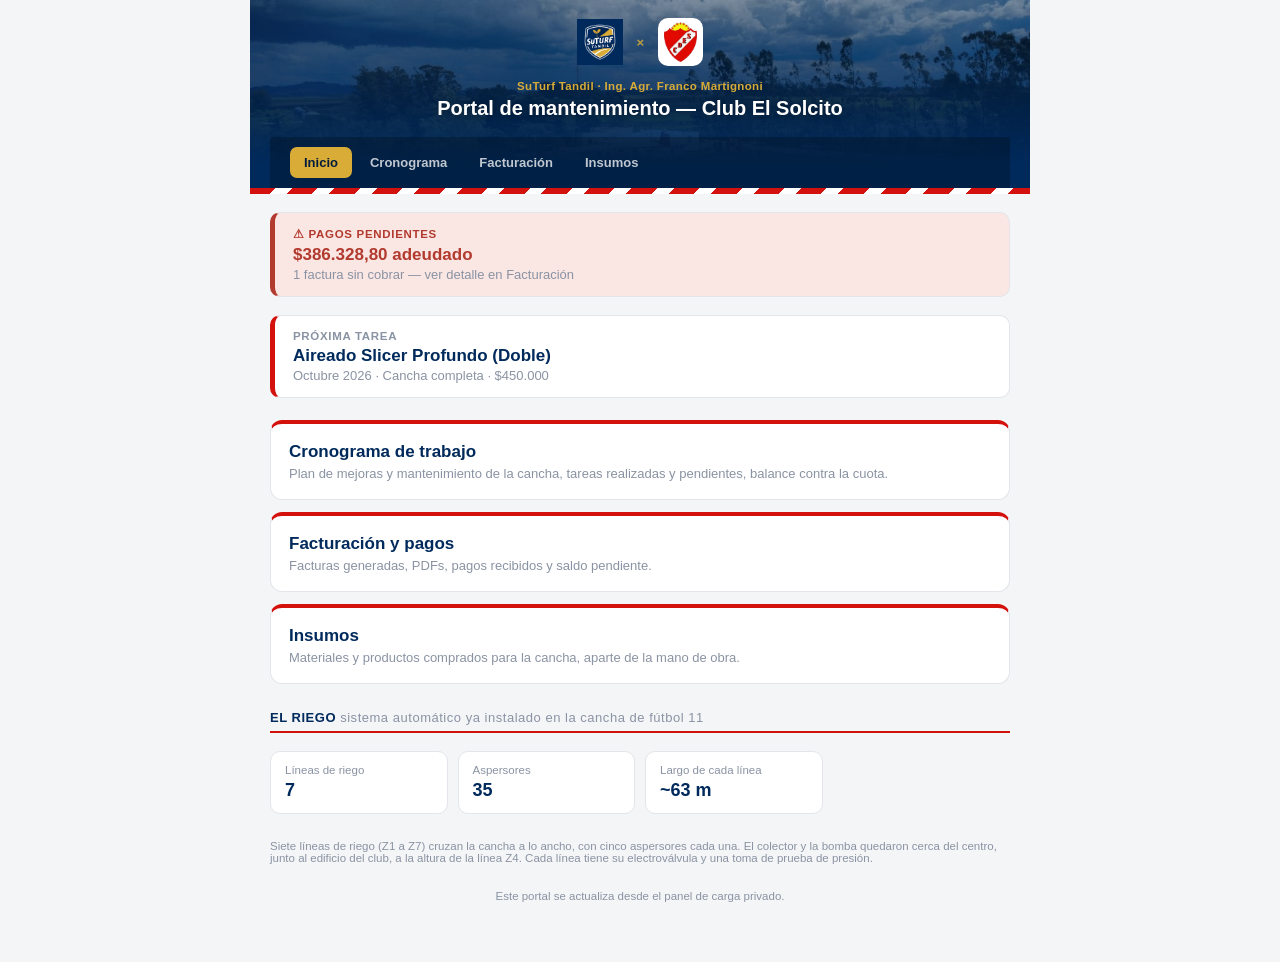
<file: index.html>
<!DOCTYPE html>
<html lang="es">
<head>
<meta charset="UTF-8">
<meta name="viewport" content="width=device-width, initial-scale=1.0">
<title>Portal SuTurf — Club El Solcito</title>
<link rel="stylesheet" href="css/style.css">
</head>
<body>
<div class="wrap">
  <header class="site hero-bg">
    <div class="brand-row">
      <img src="assets/logo-suturf.png" alt="SuTurf Tandil">
      <span class="x">×</span>
      <div class="logo-chip"><img src="assets/logo-solcito.png" alt="Club El Solcito"></div>
    </div>
    <div class="header-titles">
      <div class="eyebrow">SuTurf Tandil · Ing. Agr. Franco Martignoni</div>
      <h1>Portal de mantenimiento — Club El Solcito</h1>
    </div>
    <nav class="site">
      <a href="index.html" class="active">Inicio</a>
      <a href="cronograma.html">Cronograma</a>
      <a href="facturas.html">Facturación</a>
      <a href="insumos.html">Insumos</a>
    </nav>
  </header>
  <div class="club-stripe"></div>
  <div id="debt-banner"></div>
  <div id="next-banner"></div>
  <div class="home-cards">
    <a class="home-card" href="cronograma.html">
      <h2>Cronograma de trabajo</h2>
      <p>Plan de mejoras y mantenimiento de la cancha, tareas realizadas y pendientes, balance contra la cuota.</p>
    </a>
    <a class="home-card" href="facturas.html">
      <h2>Facturación y pagos</h2>
      <p>Facturas generadas, PDFs, pagos recibidos y saldo pendiente.</p>
    </a>
    <a class="home-card" href="insumos.html">
      <h2>Insumos</h2>
      <p>Materiales y productos comprados para la cancha, aparte de la mano de obra.</p>
    </a>
  </div>
  <div class="section-title">El riego <span>sistema automático ya instalado en la cancha de fútbol 11</span></div>
  <div class="cards">
    <div class="card"><div class="label">Líneas de riego</div><div class="value">7</div></div>
    <div class="card"><div class="label">Aspersores</div><div class="value">35</div></div>
    <div class="card"><div class="label">Largo de cada línea</div><div class="value">~63 m</div></div>
  </div>
  <div class="footer-note" style="text-align:left;">Siete líneas de riego (Z1 a Z7) cruzan la cancha a lo ancho, con cinco aspersores cada una. El colector y la bomba quedaron cerca del centro, junto al edificio del club, a la altura de la línea Z4. Cada línea tiene su electroválvula y una toma de prueba de presión.</div>
  <div class="footer-note">Este portal se actualiza desde el panel de carga privado.</div>
</div>
<script src="js/app.js"></script>
<script>
(async function () {
  try {
    const plan = await cargarJSON("data/plan.json");
    const facturas = await cargarJSON("data/facturas.json");

    const totalFacturado = facturas.reduce((s, f) => s + Number(f.monto || 0), 0);
    const totalCobrado = facturas.reduce((s, f) => s + Number(f.montoPagado || 0), 0);
    const saldo = totalFacturado - totalCobrado;
    const pendientes = facturas.filter(f => f.estado !== "pagada").length;

    if (saldo > 0) {
      document.getElementById("debt-banner").innerHTML = `
        <div class="next-banner" style="border-left-color:var(--rojo-alerta); background:var(--rojo-alerta-bg);">
          <div class="label" style="color:var(--rojo-alerta);">⚠ Pagos pendientes</div>
          <div class="tarea" style="color:var(--rojo-alerta);">${fmt(saldo)} adeudado</div>
          <div class="meta">${pendientes} factura${pendientes === 1 ? "" : "s"} sin cobrar — ver detalle en Facturación</div>
        </div>`;
    }

    const proxima = (plan.tareas || []).find(t => t.estado !== "realizado");
    if (proxima) {
      document.getElementById("next-banner").innerHTML = `
        <div class="next-banner">
          <div class="label">Próxima tarea</div>
          <div class="tarea">${proxima.tarea}</div>
          <div class="meta">${proxima.mes} ${proxima.anio} · ${proxima.zona}${proxima.valor ? " · " + fmt(proxima.valor) : ""}</div>
        </div>`;
    }
  } catch (e) {
    console.error(e);
  }
})();
</script>
</body>
</html>
</file>
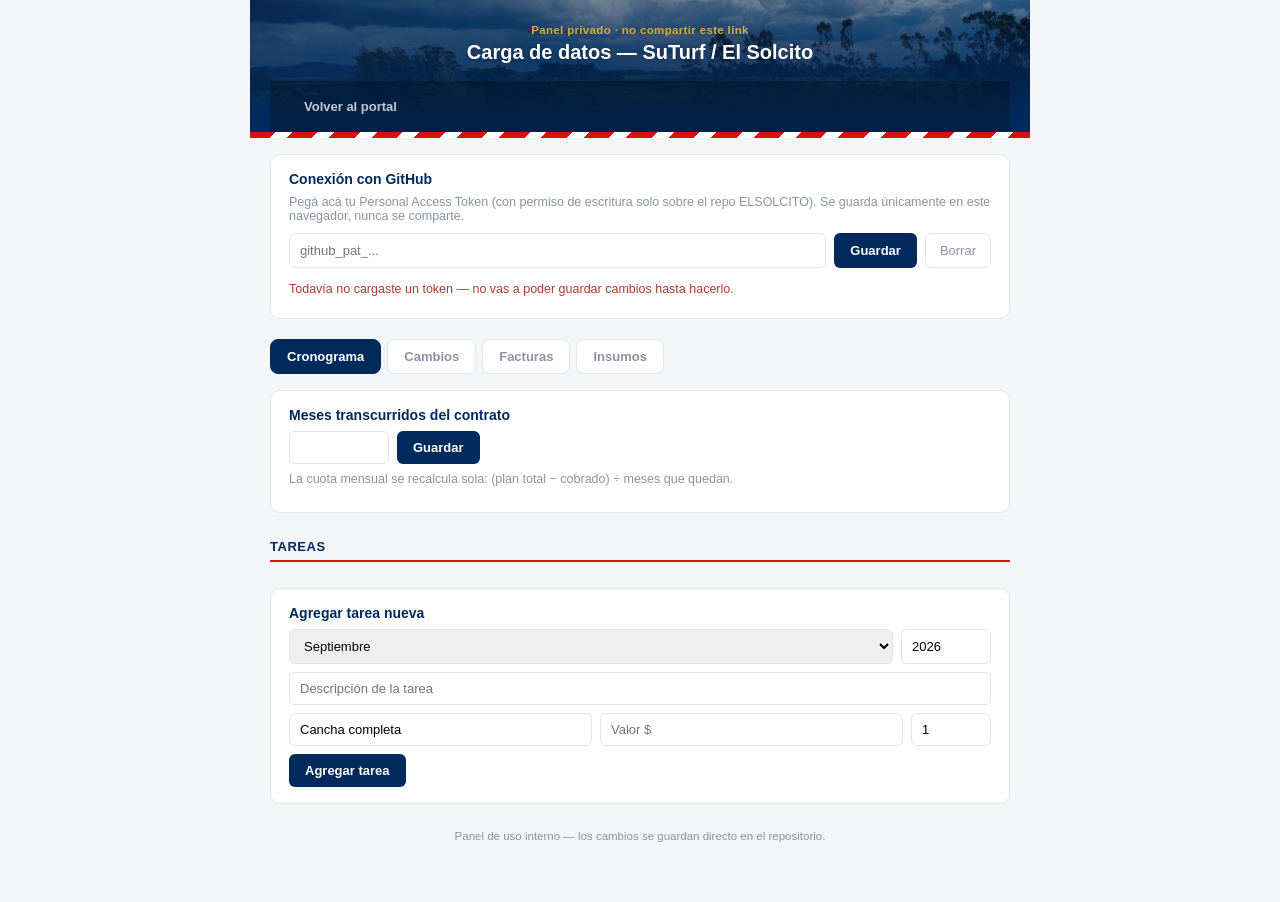
<file: admin.html>
<!DOCTYPE html>
<html lang="es">
<head>
<meta charset="UTF-8">
<meta name="viewport" content="width=device-width, initial-scale=1.0">
<title>Panel de carga — Portal SuTurf</title>
<link rel="stylesheet" href="css/style.css">
</head>
<body>
<div class="wrap">
  <header class="site hero-bg">
    <div class="header-titles" style="padding-top:6px;">
      <div class="eyebrow">Panel privado · no compartir este link</div>
      <h1>Carga de datos — SuTurf / El Solcito</h1>
    </div>
    <nav class="site">
      <a href="index.html">Volver al portal</a>
    </nav>
  </header>
  <div class="club-stripe"></div>

  <div class="admin-card" id="token-card">
    <h2>Conexión con GitHub</h2>
    <p class="admin-hint">Pegá acá tu Personal Access Token (con permiso de escritura solo sobre el repo ELSOLCITO). Se guarda únicamente en este navegador, nunca se comparte.</p>
    <div class="admin-row">
      <input type="password" id="token-input" placeholder="github_pat_..." autocomplete="off">
      <button class="btn-primary" id="save-token">Guardar</button>
      <button class="btn-ghost" id="clear-token">Borrar</button>
    </div>
    <div id="token-status" class="admin-status"></div>
  </div>

  <div class="admin-tabs">
    <button class="admin-tab active" data-tab="cronograma">Cronograma</button>
    <button class="admin-tab" data-tab="cambios">Cambios</button>
    <button class="admin-tab" data-tab="facturas">Facturas</button>
    <button class="admin-tab" data-tab="insumos">Insumos</button>
  </div>

  <div id="tab-cronograma" class="admin-panel">
    <div class="admin-card">
      <h2>Meses transcurridos del contrato</h2>
      <div class="admin-row">
        <input type="number" id="meses-input" min="1" max="12" style="max-width:100px">
        <button class="btn-primary" id="guardar-meses">Guardar</button>
      </div>
      <p class="admin-hint" style="margin-top:8px;">La cuota mensual se recalcula sola: (plan total − cobrado) ÷ meses que quedan.</p>
    </div>

    <div class="section-title">Tareas</div>
    <div id="tareas-list" class="admin-list"></div>

    <div class="admin-card">
      <h2>Agregar tarea nueva</h2>
      <div class="admin-row">
        <select id="t-mes">
          <option>Septiembre</option><option>Octubre</option><option>Noviembre</option><option>Diciembre</option><option>Enero</option><option>Febrero</option><option>Marzo</option><option>Abril</option><option>Mayo</option><option>Junio</option><option>Julio</option><option>Agosto</option>
        </select>
        <input type="number" id="t-anio" placeholder="Año" value="2026" style="max-width:90px">
      </div>
      <input id="t-tarea" placeholder="Descripción de la tarea">
      <div class="admin-row">
        <input id="t-zona" placeholder="Zona" value="Cancha completa">
        <input type="number" id="t-valor" placeholder="Valor $">
        <input type="number" id="t-interv" placeholder="Interv." value="1" style="max-width:80px">
      </div>
      <button class="btn-primary" id="add-tarea">Agregar tarea</button>
    </div>
  </div>

  <div id="tab-cambios" class="admin-panel" style="display:none">
    <div class="section-title">Cambios registrados</div>
    <div id="cambios-list" class="admin-list"></div>

    <div class="admin-card">
      <h2>Agregar cambio nuevo</h2>
      <div class="admin-row">
        <input type="month" id="c-fecha">
        <select id="c-tipo">
          <option value="adelanto">Adelanto</option>
          <option value="agregado">Tarea agregada</option>
          <option value="modificacion">Modificación</option>
        </select>
      </div>
      <input id="c-titulo" placeholder="Título corto (ej: Arenada adelantada a septiembre)">
      <textarea id="c-detalle" placeholder="Explicación para el presidente: qué cambió y por qué" rows="3" style="width:100%;border:1px solid var(--line);border-radius:6px;padding:8px 10px;font-size:13px;font-family:inherit;margin-bottom:8px;"></textarea>
      <input type="number" id="c-impacto" placeholder="Impacto en $ (opcional)">
      <button class="btn-primary" id="add-cambio">Agregar cambio</button>
    </div>
  </div>

  <div id="tab-facturas" class="admin-panel" style="display:none">
    <div class="section-title">Facturas cargadas</div>
    <div id="facturas-list" class="admin-list"></div>

    <div class="admin-card">
      <h2>Agregar factura nueva</h2>
      <div class="admin-row">
        <input id="f-numero" placeholder="N° factura">
        <input type="date" id="f-fecha">
      </div>
      <input id="f-concepto" placeholder="Concepto (ej: Cuota septiembre 2026)">
      <div class="admin-row">
        <input type="number" id="f-monto" placeholder="Monto $">
      </div>
      <input id="f-pdf" placeholder="Link de Drive al PDF (opcional, se puede sumar después)">
      <button class="btn-primary" id="add-factura">Agregar factura</button>
    </div>
  </div>

  <div id="tab-insumos" class="admin-panel" style="display:none">
    <div class="section-title">Insumos cargados</div>
    <div id="insumos-list" class="admin-list"></div>

    <div class="admin-card">
      <h2>Agregar insumo nuevo</h2>
      <div class="admin-row">
        <input type="date" id="i-fecha">
        <input type="number" id="i-valor" placeholder="Valor $">
      </div>
      <input id="i-producto" placeholder="Producto (ej: Fertilizante NPK)">
      <div class="admin-row">
        <input id="i-cantidad" placeholder="Cantidad (ej: 2 bolsas 25kg)">
        <input id="i-tarea" placeholder="Tarea relacionada (opcional)">
      </div>
      <input id="i-notas" placeholder="Notas (opcional)">
      <button class="btn-primary" id="add-insumo">Agregar insumo</button>
    </div>
  </div>

  <div class="footer-note">Panel de uso interno — los cambios se guardan directo en el repositorio.</div>
</div>

<script src="js/app.js"></script>
<script>
const OWNER = "Francomarti";
const REPO = "ELSOLCITO";
const BRANCH = "main";

function getToken() { return localStorage.getItem("gye_admin_token") || ""; }

function b64EncodeUnicode(str) {
  return btoa(encodeURIComponent(str).replace(/%([0-9A-F]{2})/g, (m, p1) => String.fromCharCode("0x" + p1)));
}
function b64DecodeUnicode(str) {
  return decodeURIComponent(atob(str).split("").map(c => "%" + ("00" + c.charCodeAt(0).toString(16)).slice(-2)).join(""));
}

async function ghGetFile(path) {
  const res = await fetch(`https://api.github.com/repos/${OWNER}/${REPO}/contents/${path}?ref=${BRANCH}`, {
    headers: { Authorization: `token ${getToken()}` }
  });
  if (!res.ok) throw new Error(`No se pudo leer ${path} (HTTP ${res.status})`);
  const data = await res.json();
  return { sha: data.sha, json: JSON.parse(b64DecodeUnicode(data.content)) };
}

async function ghPutFile(path, obj, sha, message) {
  const content = b64EncodeUnicode(JSON.stringify(obj, null, 2));
  const res = await fetch(`https://api.github.com/repos/${OWNER}/${REPO}/contents/${path}`, {
    method: "PUT",
    headers: { Authorization: `token ${getToken()}`, "Content-Type": "application/json" },
    body: JSON.stringify({ message, content, sha, branch: BRANCH })
  });
  if (!res.ok) {
    const err = await res.json().catch(() => ({}));
    throw new Error(err.message || `Error al guardar ${path} (HTTP ${res.status})`);
  }
  return res.json();
}

// ---------- Token UI ----------
const tokenInput = document.getElementById("token-input");
const tokenStatus = document.getElementById("token-status");

function refreshTokenStatus() {
  if (getToken()) {
    tokenStatus.textContent = "Token guardado en este navegador ✓";
    tokenStatus.className = "admin-status ok";
    tokenInput.value = "••••••••••••";
    cargarTodo();
  } else {
    tokenStatus.textContent = "Todavía no cargaste un token — no vas a poder guardar cambios hasta hacerlo.";
    tokenStatus.className = "admin-status warn";
  }
}

document.getElementById("save-token").onclick = () => {
  const v = tokenInput.value.trim();
  if (v && !v.startsWith("•")) {
    localStorage.setItem("gye_admin_token", v);
    refreshTokenStatus();
  }
};
document.getElementById("clear-token").onclick = () => {
  localStorage.removeItem("gye_admin_token");
  tokenInput.value = "";
  refreshTokenStatus();
};

// ---------- Tabs ----------
document.querySelectorAll(".admin-tab").forEach(btn => {
  btn.onclick = () => {
    document.querySelectorAll(".admin-tab").forEach(b => b.classList.remove("active"));
    btn.classList.add("active");
    document.querySelectorAll(".admin-panel").forEach(p => p.style.display = "none");
    document.getElementById("tab-" + btn.dataset.tab).style.display = "block";
  };
});

// ---------- Cronograma ----------
let planCache = null;
const MES_ORDEN = { "Junio":1, "Julio":2, "Agosto":3, "Septiembre":4, "Octubre":5, "Noviembre":6, "Diciembre":7, "Enero":8, "Febrero":9, "Marzo":10, "Marzo/Abril":10.5, "Abril":11, "Mayo":12 };

async function cargarPlan() {
  const list = document.getElementById("tareas-list");
  list.innerHTML = "Cargando...";
  try {
    const { sha, json } = await ghGetFile("data/plan.json");
    planCache = { sha, json };
    document.getElementById("meses-input").value = json.meta.mesesTranscurridos;
    renderTareas();
    renderCambios();
  } catch (e) {
    list.innerHTML = `<div class="admin-error">${e.message}</div>`;
  }
}

function renderTareas() {
  const list = document.getElementById("tareas-list");
  const ordenadas = planCache.json.tareas.slice().sort((a, b) => {
    if (a.anio !== b.anio) return a.anio - b.anio;
    return (MES_ORDEN[a.mes] || 99) - (MES_ORDEN[b.mes] || 99);
  });
  list.innerHTML = ordenadas.map(t => `
    <div class="admin-item">
      <button class="check ${t.estado === "realizado" ? "done" : ""}" data-id="${t.id}">${t.estado === "realizado" ? "✓" : ""}</button>
      <div class="admin-item-body">
        <div class="admin-item-title">${t.tarea}</div>
        <div class="admin-item-meta">${t.mes} ${t.anio} · ${fmt(t.valor)}</div>
      </div>
      <button class="btn-ghost btn-del" data-del="${t.id}">Eliminar</button>
    </div>`).join("");

  list.querySelectorAll(".check").forEach(btn => {
    btn.onclick = async () => {
      const id = Number(btn.dataset.id);
      const t = planCache.json.tareas.find(x => x.id === id);
      t.estado = t.estado === "realizado" ? "planificado" : "realizado";
      await guardarPlan("Actualiza estado de tarea");
    };
  });
  list.querySelectorAll("[data-del]").forEach(btn => {
    btn.onclick = async () => {
      if (!confirm("¿Eliminar esta tarea del cronograma?")) return;
      const id = Number(btn.dataset.del);
      planCache.json.tareas = planCache.json.tareas.filter(x => x.id !== id);
      await guardarPlan("Elimina tarea");
    };
  });
}

function recalcularCuota() {
  const total = planCache.json.tareas.reduce((s, t) => s + Number(t.valor || 0), 0);
  const cobrado = (facturasCache && facturasCache.json)
    ? facturasCache.json.reduce((s, f) => s + Number(f.montoPagado || 0), 0)
    : 0;
  const mesesTranscurridos = planCache.json.meta.mesesTranscurridos || 0;
  const mesesRestantes = Math.max(1, 12 - mesesTranscurridos);
  const saldo = total - cobrado;
  if (total <= 0) { planCache.json.meta.cuotaFija = 0; return; }
  planCache.json.meta.cuotaFija = Math.round(saldo / mesesRestantes);
}

async function guardarPlan(message) {
  try {
    recalcularCuota();
    const result = await ghPutFile("data/plan.json", planCache.json, planCache.sha, message);
    planCache.sha = result.content.sha;
    document.getElementById("meses-input").value = planCache.json.meta.mesesTranscurridos;
    renderTareas();
  } catch (e) {
    alert("Error al guardar: " + e.message);
  }
}

document.getElementById("guardar-meses").onclick = async () => {
  if (!planCache) return;
  planCache.json.meta.mesesTranscurridos = Number(document.getElementById("meses-input").value) || 1;
  await guardarPlan("Actualiza meses transcurridos");
};

document.getElementById("add-tarea").onclick = async () => {
  if (!planCache) return;
  const tarea = document.getElementById("t-tarea").value.trim();
  if (!tarea) { alert("Escribí una descripción de la tarea"); return; }
  const nextId = Math.max(0, ...planCache.json.tareas.map(t => t.id)) + 1;
  planCache.json.tareas.push({
    id: nextId,
    mes: document.getElementById("t-mes").value,
    anio: Number(document.getElementById("t-anio").value) || 2026,
    tarea,
    zona: document.getElementById("t-zona").value.trim() || "Cancha completa",
    valor: Number(document.getElementById("t-valor").value) || 0,
    intervenciones: Number(document.getElementById("t-interv").value) || 1,
    estado: "planificado",
    notas: ""
  });
  await guardarPlan("Agrega tarea nueva");
  document.getElementById("t-tarea").value = "";
  document.getElementById("t-valor").value = "";
};

// ---------- Cambios ----------
function renderCambios() {
  const list = document.getElementById("cambios-list");
  const cambios = planCache.json.cambios || [];
  if (cambios.length === 0) {
    list.innerHTML = `<div class="admin-hint">Todavía no hay cambios registrados.</div>`;
    return;
  }
  list.innerHTML = cambios.map(c => `
    <div class="admin-item">
      <div class="admin-item-body">
        <div class="admin-item-title">${c.titulo}</div>
        <div class="admin-item-meta">${c.fecha} · ${c.tipo}${c.impacto ? " · " + fmt(c.impacto) : ""}</div>
      </div>
      <button class="btn-ghost btn-del" data-delc="${c.id}">Eliminar</button>
    </div>`).join("");

  list.querySelectorAll("[data-delc]").forEach(btn => {
    btn.onclick = async () => {
      if (!confirm("¿Eliminar este cambio del registro?")) return;
      const id = Number(btn.dataset.delc);
      planCache.json.cambios = (planCache.json.cambios || []).filter(x => x.id !== id);
      await guardarPlan("Elimina cambio del registro");
      renderCambios();
    };
  });
}

document.getElementById("add-cambio").onclick = async () => {
  if (!planCache) return;
  const titulo = document.getElementById("c-titulo").value.trim();
  const detalle = document.getElementById("c-detalle").value.trim();
  if (!titulo || !detalle) { alert("Completá al menos el título y la explicación"); return; }
  if (!planCache.json.cambios) planCache.json.cambios = [];
  const nextId = Math.max(0, ...planCache.json.cambios.map(c => c.id)) + 1;
  planCache.json.cambios.push({
    id: nextId,
    fecha: document.getElementById("c-fecha").value || new Date().toISOString().slice(0, 7),
    titulo,
    detalle,
    impacto: Number(document.getElementById("c-impacto").value) || 0,
    tipo: document.getElementById("c-tipo").value
  });
  await guardarPlan("Agrega cambio al registro");
  renderCambios();
  document.getElementById("c-titulo").value = "";
  document.getElementById("c-detalle").value = "";
  document.getElementById("c-impacto").value = "";
};

// ---------- Facturas ----------
let facturasCache = null;

async function cargarFacturas() {
  const list = document.getElementById("facturas-list");
  list.innerHTML = "Cargando...";
  try {
    const { sha, json } = await ghGetFile("data/facturas.json");
    facturasCache = { sha, json };
    renderFacturas();
  } catch (e) {
    list.innerHTML = `<div class="admin-error">${e.message}</div>`;
  }
}

function renderFacturas() {
  const list = document.getElementById("facturas-list");
  list.innerHTML = facturasCache.json.map(f => `
    <div class="admin-card">
      <div class="admin-item-title">#${f.numero} · ${f.concepto} · ${fmt(f.monto)}</div>
      <div class="admin-row">
        <select data-field="estado" data-id="${f.id}">
          <option value="pendiente" ${f.estado === "pendiente" ? "selected" : ""}>Pendiente</option>
          <option value="parcial" ${f.estado === "parcial" ? "selected" : ""}>Pago parcial</option>
          <option value="pagada" ${f.estado === "pagada" ? "selected" : ""}>Pagada</option>
        </select>
        <input type="number" data-field="montoPagado" data-id="${f.id}" value="${f.montoPagado || 0}" placeholder="Monto pagado">
      </div>
      <div class="admin-row">
        <input type="date" data-field="fechaPago" data-id="${f.id}" value="${f.fechaPago || ""}">
        <input data-field="medioPago" data-id="${f.id}" value="${f.medioPago || ""}" placeholder="Medio de pago">
      </div>
      <input data-field="pdf" data-id="${f.id}" value="${f.pdf || ""}" placeholder="Link de Drive al PDF">
      <div class="admin-row">
        <button class="btn-primary" data-save="${f.id}">Guardar cambios</button>
        <button class="btn-ghost" data-del="${f.id}">Eliminar factura</button>
      </div>
    </div>`).join("");

  list.querySelectorAll("[data-save]").forEach(btn => {
    btn.onclick = async () => {
      const id = Number(btn.dataset.save);
      const f = facturasCache.json.find(x => x.id === id);
      list.querySelectorAll(`[data-id="${id}"]`).forEach(input => {
        const field = input.dataset.field;
        f[field] = field === "montoPagado" ? (Number(input.value) || 0) : (input.value || null);
      });
      await guardarFacturas("Actualiza factura #" + f.numero);
    };
  });
  list.querySelectorAll("[data-del]").forEach(btn => {
    btn.onclick = async () => {
      if (!confirm("¿Eliminar esta factura?")) return;
      const id = Number(btn.dataset.del);
      facturasCache.json = facturasCache.json.filter(x => x.id !== id);
      await guardarFacturas("Elimina factura");
    };
  });
}

async function guardarFacturas(message) {
  try {
    const result = await ghPutFile("data/facturas.json", facturasCache.json, facturasCache.sha, message);
    facturasCache.sha = result.content.sha;
    renderFacturas();
    if (planCache) await guardarPlan("Recalcula cuota tras actualizar facturas");
  } catch (e) {
    alert("Error al guardar: " + e.message);
  }
}

document.getElementById("add-factura").onclick = async () => {
  if (!facturasCache) return;
  const numero = document.getElementById("f-numero").value.trim();
  const concepto = document.getElementById("f-concepto").value.trim();
  if (!numero || !concepto) { alert("Completá al menos número y concepto"); return; }
  const nextId = Math.max(0, ...facturasCache.json.map(f => f.id)) + 1;
  facturasCache.json.push({
    id: nextId,
    numero,
    fecha: document.getElementById("f-fecha").value || new Date().toISOString().slice(0, 10),
    concepto,
    monto: Number(document.getElementById("f-monto").value) || 0,
    estado: "pendiente",
    montoPagado: 0,
    fechaPago: null,
    medioPago: null,
    pdf: document.getElementById("f-pdf").value.trim() || null
  });
  await guardarFacturas("Agrega factura nueva");
  ["f-numero", "f-concepto", "f-monto", "f-pdf"].forEach(id => document.getElementById(id).value = "");
};

function cargarTodo() {
  cargarPlan();
  cargarFacturas();
  cargarInsumos();
}

// ---------- Insumos ----------
let insumosCache = null;

async function cargarInsumos() {
  const list = document.getElementById("insumos-list");
  list.innerHTML = "Cargando...";
  try {
    const { sha, json } = await ghGetFile("data/insumos.json");
    insumosCache = { sha, json };
    renderInsumos();
  } catch (e) {
    list.innerHTML = `<div class="admin-error">${e.message}</div>`;
  }
}

function renderInsumos() {
  const list = document.getElementById("insumos-list");
  if (insumosCache.json.length === 0) {
    list.innerHTML = `<div class="admin-hint">Todavía no hay insumos cargados.</div>`;
    return;
  }
  list.innerHTML = insumosCache.json.map(i => `
    <div class="admin-item">
      <div class="admin-item-body">
        <div class="admin-item-title">${i.producto} — ${fmt(i.valor)}</div>
        <div class="admin-item-meta">${i.fecha}${i.tareaRelacionada ? " · " + i.tareaRelacionada : ""}</div>
      </div>
      <button class="btn-ghost btn-del" data-deli="${i.id}">Eliminar</button>
    </div>`).join("");

  list.querySelectorAll("[data-deli]").forEach(btn => {
    btn.onclick = async () => {
      if (!confirm("¿Eliminar este insumo?")) return;
      const id = Number(btn.dataset.deli);
      insumosCache.json = insumosCache.json.filter(x => x.id !== id);
      await guardarInsumos("Elimina insumo");
    };
  });
}

async function guardarInsumos(message) {
  try {
    const result = await ghPutFile("data/insumos.json", insumosCache.json, insumosCache.sha, message);
    insumosCache.sha = result.content.sha;
    renderInsumos();
  } catch (e) {
    alert("Error al guardar: " + e.message);
  }
}

document.getElementById("add-insumo").onclick = async () => {
  if (!insumosCache) return;
  const producto = document.getElementById("i-producto").value.trim();
  if (!producto) { alert("Escribí el nombre del producto"); return; }
  const nextId = Math.max(0, ...insumosCache.json.map(i => i.id)) + 1;
  insumosCache.json.push({
    id: nextId,
    fecha: document.getElementById("i-fecha").value || new Date().toISOString().slice(0, 10),
    producto,
    cantidad: document.getElementById("i-cantidad").value.trim(),
    valor: Number(document.getElementById("i-valor").value) || 0,
    tareaRelacionada: document.getElementById("i-tarea").value.trim(),
    notas: document.getElementById("i-notas").value.trim()
  });
  await guardarInsumos("Agrega insumo nuevo");
  ["i-producto", "i-cantidad", "i-valor", "i-tarea", "i-notas"].forEach(id => document.getElementById(id).value = "");
};

refreshTokenStatus();
</script>
</body>
</html>
</file>
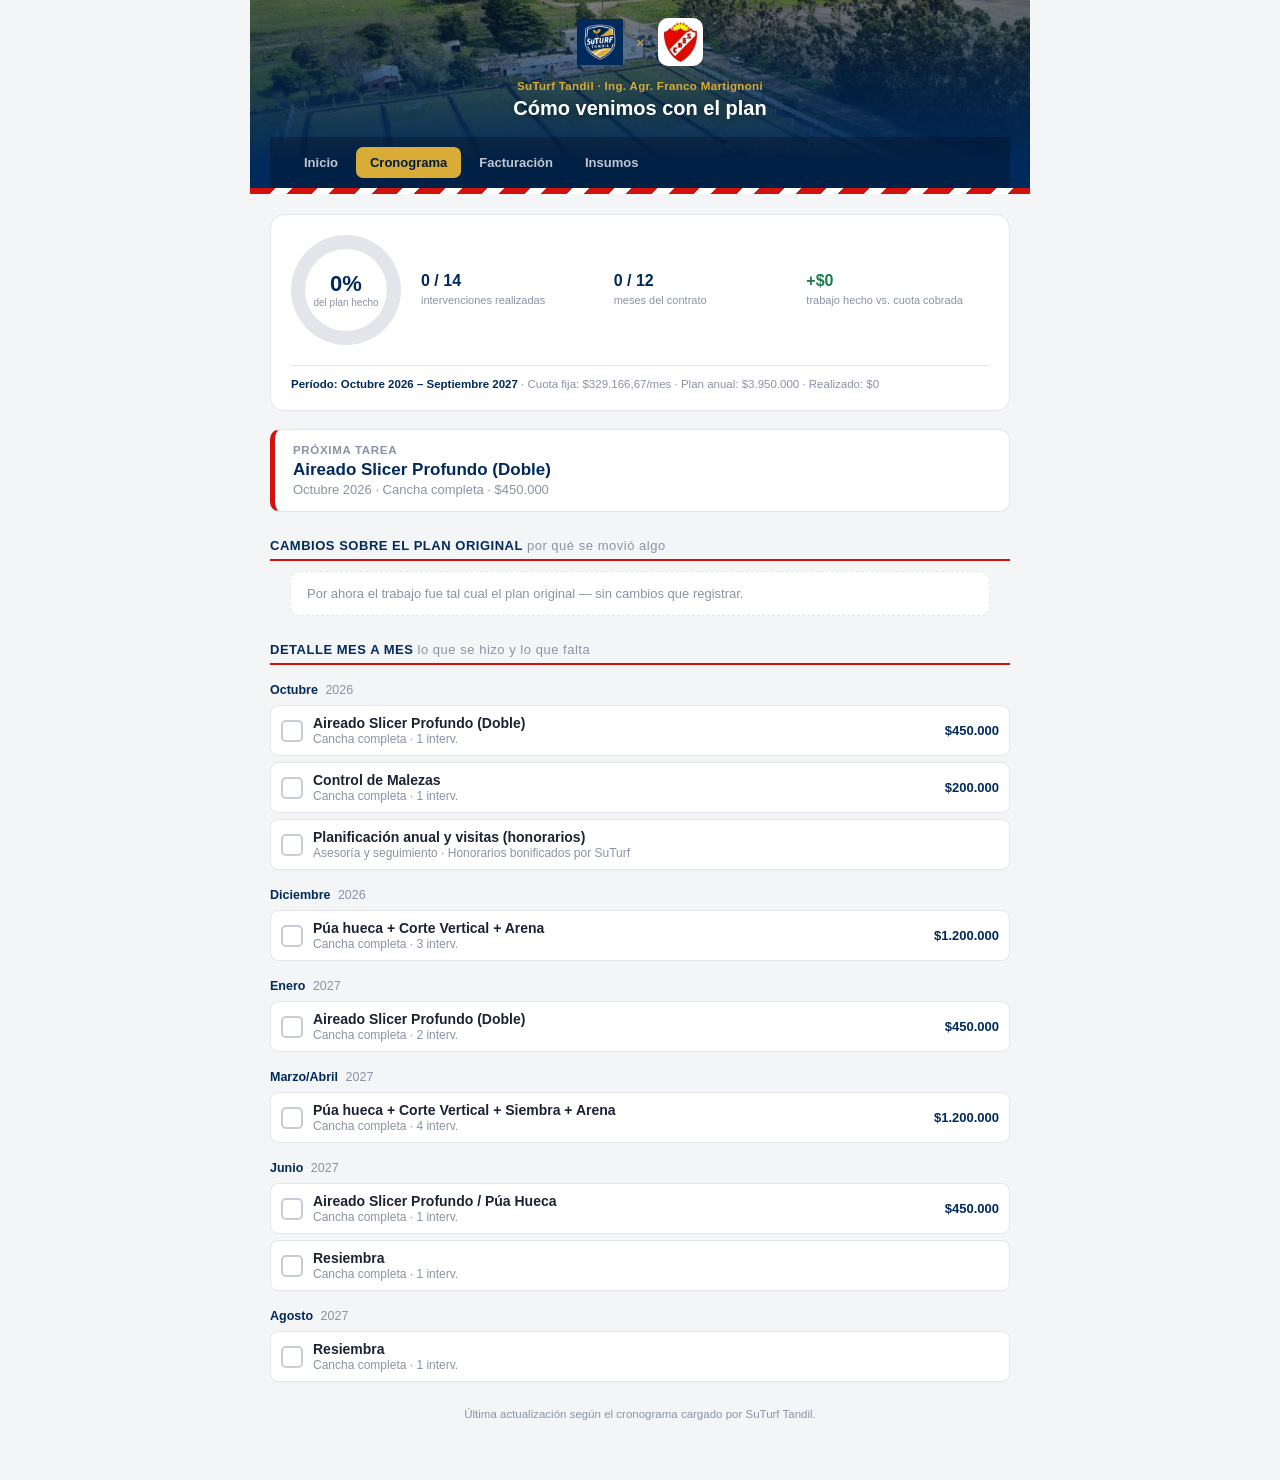
<file: cronograma.html>
<!DOCTYPE html>
<html lang="es">
<head>
<meta charset="UTF-8">
<meta name="viewport" content="width=device-width, initial-scale=1.0">
<title>Cronograma — Portal SuTurf</title>
<link rel="stylesheet" href="css/style.css">
</head>
<body>
<div class="wrap">
  <header class="site hero-bg alt">
    <div class="brand-row">
      <img src="assets/logo-suturf.png" alt="SuTurf Tandil">
      <span class="x">×</span>
      <div class="logo-chip"><img src="assets/logo-solcito.png" alt="Club El Solcito"></div>
    </div>
    <div class="header-titles">
      <div class="eyebrow">SuTurf Tandil · Ing. Agr. Franco Martignoni</div>
      <h1>Cómo venimos con el plan</h1>
    </div>
    <nav class="site">
      <a href="index.html">Inicio</a>
      <a href="cronograma.html" class="active">Cronograma</a>
      <a href="facturas.html">Facturación</a>
      <a href="insumos.html">Insumos</a>
    </nav>
  </header>
  <div class="club-stripe"></div>

  <div class="hero-progress" id="hero"></div>

  <div id="next-banner"></div>

  <div class="section-title">Cambios sobre el plan original <span>por qué se movió algo</span></div>
  <div id="cambios-list" class="timeline"></div>

  <div class="section-title">Detalle mes a mes <span>lo que se hizo y lo que falta</span></div>
  <div id="lista"></div>

  <div class="footer-note">Última actualización según el cronograma cargado por SuTurf Tandil.</div>
</div>

<script src="js/app.js"></script>
<script>
(async function () {
  const plan = await cargarJSON("data/plan.json");
  const meta = plan.meta || { cuotaFija: 0, mesesTranscurridos: 1 };
  const tareas = plan.tareas || [];
  const cambios = plan.cambios || [];

  // ---- Hero de progreso ----
  const totalInterv = tareas.reduce((s, t) => s + Number(t.intervenciones || 0), 0);
  const hechasInterv = tareas.filter(t => t.estado === "realizado").reduce((s, t) => s + Number(t.intervenciones || 0), 0);
  const pct = totalInterv ? Math.round((hechasInterv / totalInterv) * 100) : 0;

  const totalPlan = tareas.reduce((s, t) => s + Number(t.valor || 0), 0);
  const totalRealizado = tareas.filter(t => t.estado === "realizado").reduce((s, t) => s + Number(t.valor || 0), 0);
  const cuotaEsperada = (meta.cuotaFija || 0) * (meta.mesesTranscurridos || 0);
  const diferencia = totalRealizado - cuotaEsperada;

  document.getElementById("hero").innerHTML = `
    <div class="progress-ring" style="--pct:${pct}">
      <div class="progress-ring-inner">
        <span>${pct}%</span>
        <small>del plan hecho</small>
      </div>
    </div>
    <div class="hero-stats">
      <div class="hero-stat">
        <strong>${hechasInterv} / ${totalInterv}</strong>
        <span>intervenciones realizadas</span>
      </div>
      <div class="hero-stat">
        <strong>${meta.mesesTranscurridos || 0} / 12</strong>
        <span>meses del contrato</span>
      </div>
      <div class="hero-stat ${diferencia >= 0 ? "pos" : "neg"}">
        <strong>${diferencia >= 0 ? "+" : ""}${fmt(diferencia)}</strong>
        <span>trabajo hecho vs. cuota cobrada</span>
      </div>
    </div>
    <div class="hero-footline"><strong style="color:#002A5C;">Período: ${meta.periodo || "a definir"}</strong> · Cuota fija: ${fmt(meta.cuotaFija)}/mes · Plan anual: ${fmt(totalPlan)} · Realizado: ${fmt(totalRealizado)}</div>
  `;

  // ---- Próxima tarea ----
  const proxima = tareas.find(t => t.estado !== "realizado");
  if (proxima) {
    document.getElementById("next-banner").innerHTML = `
      <div class="next-banner">
        <div class="label">Próxima tarea</div>
        <div class="tarea">${proxima.tarea}</div>
        <div class="meta">${proxima.mes} ${proxima.anio} · ${proxima.zona}${proxima.valor ? " · " + fmt(proxima.valor) : ""}</div>
      </div>`;
  }

  // ---- Cambios sobre el plan ----
  const cambiosList = document.getElementById("cambios-list");
  if (!cambios || cambios.length === 0) {
    cambiosList.innerHTML = `<div class="timeline-empty">Por ahora el trabajo fue tal cual el plan original — sin cambios que registrar.</div>`;
  } else {
    const tipoLabel = { adelanto: "Adelanto", agregado: "Tarea agregada", modificacion: "Modificación" };
    cambiosList.innerHTML = cambios.map(c => `
      <div class="timeline-item">
        <div class="timeline-dot"></div>
        <div class="timeline-body">
          <div class="timeline-top">
            <span class="timeline-tipo">${tipoLabel[c.tipo] || "Cambio"}</span>
            <span class="timeline-fecha">${c.fecha}</span>
          </div>
          <div class="timeline-titulo">${c.titulo}</div>
          <div class="timeline-detalle">${c.detalle}</div>
          ${c.impacto ? `<div class="timeline-impacto">Impacto: ${fmt(c.impacto)}</div>` : ""}
        </div>
      </div>`).join("");
  }

  // ---- Detalle mes a mes ----
  if (tareas.length === 0) {
    document.getElementById("lista").innerHTML = `<div class="timeline-empty" style="margin:0 20px;">Todavía no hay tareas cargadas. Se cargan desde el panel de administración.</div>`;
  } else {
    const grupos = [];
    tareas.forEach(t => {
      const key = t.mes + "-" + t.anio;
      let g = grupos.find(x => x.key === key);
      if (!g) { g = { key, mes: t.mes, anio: t.anio, items: [] }; grupos.push(g); }
      g.items.push(t);
    });

    document.getElementById("lista").innerHTML = grupos.map(g => `
      <div class="mini-section-title">${g.mes} <span>${g.anio}</span></div>
      <div class="list">
        ${g.items.map(t => `
          <div class="item ${t.estado === "realizado" ? "done" : ""}">
            <div class="check">${t.estado === "realizado" ? "✓" : ""}</div>
            <div class="item-body">
              <div class="tarea">${t.tarea}</div>
              <div class="meta">${t.zona}${t.intervenciones ? " · " + t.intervenciones + " interv." : ""}${t.notas ? " · " + t.notas : ""}</div>
            </div>
            ${t.valor ? `<div class="valor">${fmt(t.valor)}</div>` : ""}
          </div>`).join("")}
      </div>`).join("");
  }
})();
</script>
</body>
</html>
</file>
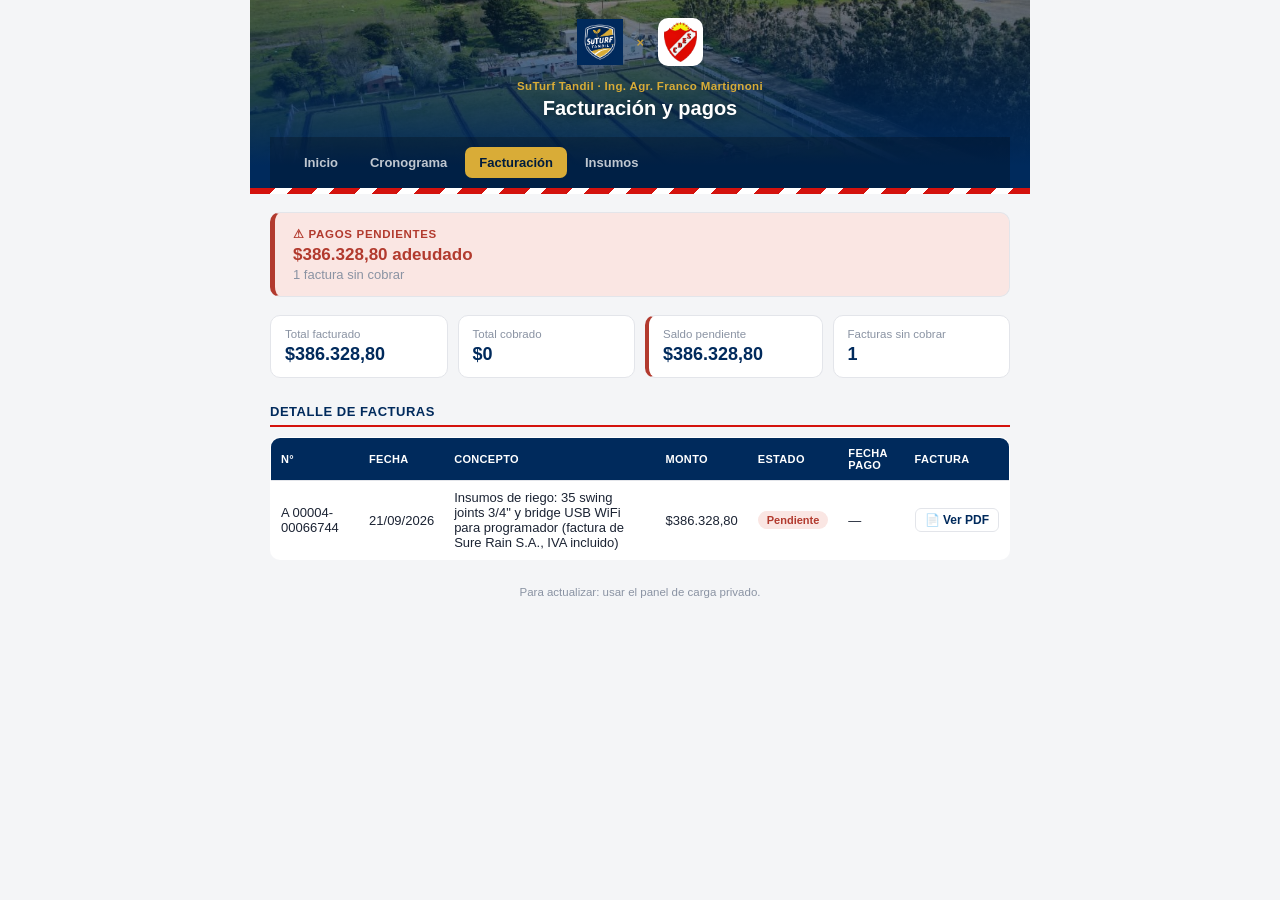
<file: facturas.html>
<!DOCTYPE html>
<html lang="es">
<head>
<meta charset="UTF-8">
<meta name="viewport" content="width=device-width, initial-scale=1.0">
<title>Facturación — Portal SuTurf</title>
<link rel="stylesheet" href="css/style.css">
</head>
<body>
<div class="wrap">
  <header class="site hero-bg alt">
    <div class="brand-row">
      <img src="assets/logo-suturf.png" alt="SuTurf Tandil">
      <span class="x">×</span>
      <div class="logo-chip"><img src="assets/logo-solcito.png" alt="Club El Solcito"></div>
    </div>
    <div class="header-titles">
      <div class="eyebrow">SuTurf Tandil · Ing. Agr. Franco Martignoni</div>
      <h1>Facturación y pagos</h1>
    </div>
    <nav class="site">
      <a href="index.html">Inicio</a>
      <a href="cronograma.html">Cronograma</a>
      <a href="facturas.html" class="active">Facturación</a>
      <a href="insumos.html">Insumos</a>
    </nav>
  </header>
  <div class="club-stripe"></div>
  <div id="debt-banner"></div>
  <div class="cards" id="cards"></div>
  <div class="section-title">Detalle de facturas</div>
  <table class="facturas">
    <thead>
      <tr>
        <th>N°</th>
        <th>Fecha</th>
        <th>Concepto</th>
        <th>Monto</th>
        <th>Estado</th>
        <th>Fecha pago</th>
        <th>Factura</th>
      </tr>
    </thead>
    <tbody id="tabla-facturas"></tbody>
  </table>
  <div class="footer-note">Para actualizar: usar el panel de carga privado.</div>
</div>
<script src="js/app.js"></script>
<script>
(async function () {
  const facturas = await cargarJSON("data/facturas.json");
  const totalFacturado = facturas.reduce((s, f) => s + Number(f.monto || 0), 0);
  const totalCobrado = facturas.reduce((s, f) => s + Number(f.montoPagado || 0), 0);
  const saldo = totalFacturado - totalCobrado;
  const pendientes = facturas.filter(f => f.estado !== "pagada").length;

  if (saldo > 0) {
    document.getElementById("debt-banner").innerHTML = `
      <div class="next-banner" style="border-left-color:var(--rojo-alerta); background:var(--rojo-alerta-bg);">
        <div class="label" style="color:var(--rojo-alerta);">⚠ Pagos pendientes</div>
        <div class="tarea" style="color:var(--rojo-alerta);">${fmt(saldo)} adeudado</div>
        <div class="meta">${pendientes} factura${pendientes === 1 ? "" : "s"} sin cobrar</div>
      </div>`;
  }

  document.getElementById("cards").innerHTML = `
    <div class="card"><div class="label">Total facturado</div><div class="value">${fmt(totalFacturado)}</div></div>
    <div class="card"><div class="label">Total cobrado</div><div class="value">${fmt(totalCobrado)}</div></div>
    <div class="card ${saldo > 0 ? "neg" : "pos"}"><div class="label">Saldo pendiente</div><div class="value">${fmt(saldo)}</div></div>
    <div class="card"><div class="label">Facturas sin cobrar</div><div class="value">${pendientes}</div></div>`;
  const estadoLabel = { pagada: "Pagada", pendiente: "Pendiente", parcial: "Pago parcial" };
  if (facturas.length === 0) {
    document.getElementById("tabla-facturas").innerHTML = `<tr><td colspan="7" style="text-align:center;color:var(--muted);padding:16px;">Todavía no hay facturas cargadas.</td></tr>`;
  } else {
    document.getElementById("tabla-facturas").innerHTML = facturas
      .slice()
      .sort((a, b) => new Date(b.fecha) - new Date(a.fecha))
      .map(f => `
        <tr>
          <td>${f.numero}</td>
          <td>${fmtFecha(f.fecha)}</td>
          <td>${f.concepto}</td>
          <td>${fmt(f.monto)}</td>
          <td><span class="estado-pill estado-${f.estado}">${estadoLabel[f.estado] || f.estado}</span></td>
          <td>${fmtFecha(f.fechaPago)}</td>
          <td>${f.pdf ? `<a class="pdf-link" href="${f.pdf}" target="_blank" rel="noopener">📄 Ver PDF</a>` : `<span class="pdf-none">—</span>`}</td>
        </tr>`).join("");
  }
})();
</script>
</body>
</html>
</file>
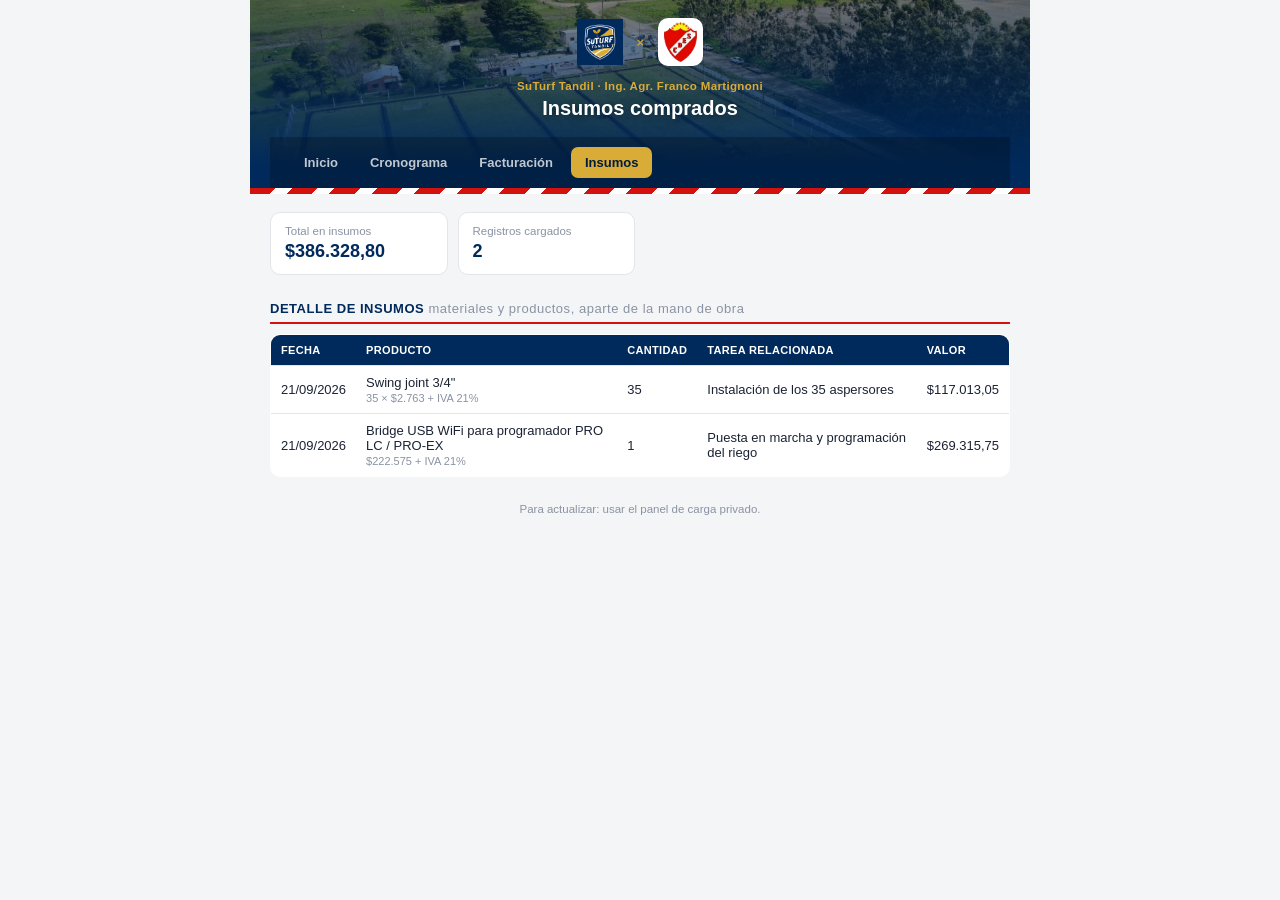
<file: insumos.html>
<!DOCTYPE html>
<html lang="es">
<head>
<meta charset="UTF-8">
<meta name="viewport" content="width=device-width, initial-scale=1.0">
<title>Insumos — Portal SuTurf</title>
<link rel="stylesheet" href="css/style.css">
</head>
<body>
<div class="wrap">
  <header class="site hero-bg alt">
    <div class="brand-row">
      <img src="assets/logo-suturf.png" alt="SuTurf Tandil">
      <span class="x">×</span>
      <div class="logo-chip"><img src="assets/logo-solcito.png" alt="Club El Solcito"></div>
    </div>
    <div class="header-titles">
      <div class="eyebrow">SuTurf Tandil · Ing. Agr. Franco Martignoni</div>
      <h1>Insumos comprados</h1>
    </div>
    <nav class="site">
      <a href="index.html">Inicio</a>
      <a href="cronograma.html">Cronograma</a>
      <a href="facturas.html">Facturación</a>
      <a href="insumos.html" class="active">Insumos</a>
    </nav>
  </header>
  <div class="club-stripe"></div>

  <div class="cards" id="cards"></div>

  <div class="section-title">Detalle de insumos <span>materiales y productos, aparte de la mano de obra</span></div>
  <table class="facturas">
    <thead>
      <tr>
        <th>Fecha</th>
        <th>Producto</th>
        <th>Cantidad</th>
        <th>Tarea relacionada</th>
        <th>Valor</th>
      </tr>
    </thead>
    <tbody id="tabla-insumos"></tbody>
  </table>

  <div class="footer-note">Para actualizar: usar el panel de carga privado.</div>
</div>

<script src="js/app.js"></script>
<script>
(async function () {
  const insumos = await cargarJSON("data/insumos.json");

  const totalInsumos = insumos.reduce((s, i) => s + Number(i.valor || 0), 0);

  document.getElementById("cards").innerHTML = `
    <div class="card"><div class="label">Total en insumos</div><div class="value">${fmt(totalInsumos)}</div></div>
    <div class="card"><div class="label">Registros cargados</div><div class="value">${insumos.length}</div></div>`;

  if (insumos.length === 0) {
    document.getElementById("tabla-insumos").innerHTML = `<tr><td colspan="5" style="text-align:center;color:var(--muted);padding:16px;">Todavía no hay insumos cargados.</td></tr>`;
  } else {
    document.getElementById("tabla-insumos").innerHTML = insumos
      .slice()
      .sort((a, b) => new Date(b.fecha) - new Date(a.fecha))
      .map(i => `
        <tr>
          <td>${fmtFecha(i.fecha)}</td>
          <td>${i.producto}${i.notas ? `<div style="font-size:11px;color:var(--muted);margin-top:2px;">${i.notas}</div>` : ""}</td>
          <td>${i.cantidad || "—"}</td>
          <td>${i.tareaRelacionada || "—"}</td>
          <td>${fmt(i.valor)}</td>
        </tr>`).join("");
  }
})();
</script>
</body>
</html>
</file>
<file: css/style.css>
:root {
  --navy: #002A5C;       /* SuTurf */
  --navy-deep: #001C3D;
  --gold: #D9AC37;       /* SuTurf */
  --club: #D4120D;  /* rojo del escudo del club */
  --club-2: #FFFFFF;
  --paper: #F4F5F7;
  --ink: #1B2333;
  --line: #E3E5EA;
  --muted: #8A93A3;
  --verde-ok: #1F7A4D;
  --verde-ok-bg: #E5F3EB;
  --rojo-alerta: #B23A2E;
  --rojo-alerta-bg: #FAE6E3;
  --amber: #8A6416;
  --amber-bg: #FBF0D6;
}

* { box-sizing: border-box; }

body {
  margin: 0;
  font-family: -apple-system, BlinkMacSystemFont, "Segoe UI", sans-serif;
  background: var(--paper);
  color: var(--ink);
}

a { color: inherit; }

.wrap {
  max-width: 780px;
  margin: 0 auto;
  padding: 0 0 60px;
}

/* ---------- Header ---------- */

header.site {
  background: var(--navy);
  background-image: linear-gradient(160deg, var(--navy) 55%, var(--navy-deep) 100%);
  color: white;
  padding: 18px 20px 0;
}

header.site.hero-bg {
  background-image:
    linear-gradient(180deg, rgba(0,20,45,0.45) 0%, var(--navy) 88%),
    url('../assets/hero-solcito.jpg');
  background-size: cover;
  background-position: center 35%;
}

header.site.hero-bg.alt {
  background-image:
    linear-gradient(180deg, rgba(0,20,45,0.45) 0%, var(--navy) 88%),
    url('../assets/hero-solcito-2.jpg');
  background-position: center 55%;
}

.brand-row {
  display: flex;
  align-items: center;
  justify-content: center;
  gap: 14px;
  padding-bottom: 14px;
}

.brand-row img {
  height: 46px;
  width: auto;
  display: block;
}

.logo-chip {
  background: white;
  border-radius: 10px;
  padding: 4px 6px;
  display: flex;
  align-items: center;
  justify-content: center;
}

.logo-chip img {
  height: 40px;
}

.brand-row .x {
  font-size: 13px;
  color: var(--gold);
  font-weight: 700;
  opacity: 0.85;
}

.header-titles {
  text-align: center;
  padding-bottom: 16px;
}

.eyebrow {
  font-size: 11.5px;
  letter-spacing: 0.03em;
  color: var(--gold);
  margin-bottom: 4px;
  font-weight: 600;
}

header.site h1 {
  font-size: 20px;
  margin: 0;
  font-weight: 800;
  font-stretch: condensed;
  line-height: 1.25;
  text-shadow: 0 1px 6px rgba(0,0,0,0.35);
}

.club-stripe {
  height: 6px;
  background: repeating-linear-gradient(
    135deg,
    var(--club) 0px, var(--club) 18px,
    var(--club-2) 18px, var(--club-2) 30px
  );
}

nav.site {
  display: flex;
  gap: 4px;
  padding: 10px 20px;
  background: rgba(0,0,0,0.25);
}

nav.site a {
  text-decoration: none;
  font-size: 13px;
  font-weight: 600;
  padding: 8px 14px;
  border-radius: 7px;
  color: rgba(255,255,255,0.75);
}

nav.site a.active {
  background: var(--gold);
  color: var(--navy-deep);
}

/* ---------- Next task banner ---------- */

.next-banner {
  margin: 18px 20px 0;
  background: white;
  border: 1px solid var(--line);
  border-left: 5px solid var(--club);
  border-radius: 10px;
  padding: 14px 18px;
}

.next-banner .label {
  font-size: 11.5px;
  text-transform: uppercase;
  letter-spacing: 0.06em;
  color: var(--muted);
  font-weight: 700;
  margin-bottom: 4px;
}

.next-banner .tarea {
  font-size: 17px;
  font-weight: 700;
  color: var(--navy);
}

.next-banner .meta {
  font-size: 13px;
  color: var(--muted);
  margin-top: 2px;
}

/* ---------- Summary cards ---------- */

.cards {
  display: grid;
  grid-template-columns: repeat(2, 1fr);
  gap: 10px;
  margin: 18px 20px 0;
}

@media (min-width: 560px) {
  .cards { grid-template-columns: repeat(4, 1fr); }
}

.card {
  background: white;
  border: 1px solid var(--line);
  border-radius: 10px;
  padding: 12px 14px;
}

.card.pos { border-left: 4px solid var(--verde-ok); }
.card.neg { border-left: 4px solid var(--rojo-alerta); }

.card .label {
  font-size: 11.5px;
  color: var(--muted);
  margin-bottom: 4px;
}

.card .value {
  font-size: 18px;
  font-weight: 800;
  color: var(--navy);
}

.card .sub {
  font-size: 11px;
  color: var(--muted);
  margin-top: 4px;
}

/* ---------- Section list ---------- */

.section-title {
  margin: 26px 20px 10px;
  font-size: 13px;
  font-weight: 800;
  color: var(--navy);
  text-transform: uppercase;
  letter-spacing: 0.04em;
  border-bottom: 2px solid var(--club);
  padding-bottom: 6px;
}

.section-title span {
  font-weight: 400;
  color: var(--muted);
  text-transform: none;
}

.list {
  margin: 0 20px;
  display: flex;
  flex-direction: column;
  gap: 6px;
}

.item {
  display: flex;
  align-items: center;
  gap: 10px;
  background: white;
  border: 1px solid var(--line);
  border-radius: 8px;
  padding: 9px 10px;
}

.item.done {
  background: var(--verde-ok-bg);
  border-color: #CBE6D3;
}

.item.done .tarea { text-decoration: line-through; color: #6E9C7C; }

.check {
  width: 22px;
  height: 22px;
  min-width: 22px;
  border-radius: 5px;
  border: 2px solid #C7CCD6;
  background: white;
  color: white;
  font-size: 13px;
  font-weight: 700;
  display: flex;
  align-items: center;
  justify-content: center;
}

.item.done .check {
  background: var(--verde-ok);
  border-color: var(--verde-ok);
}

.item-body { flex: 1; min-width: 0; }
.item .tarea { font-size: 14px; font-weight: 600; }
.item .meta { font-size: 12px; color: var(--muted); margin-top: 1px; }
.item .valor { font-size: 13px; font-weight: 700; white-space: nowrap; color: var(--navy); }

/* ---------- Facturas table ---------- */

table.facturas {
  width: calc(100% - 40px);
  margin: 0 20px;
  border-collapse: collapse;
  background: white;
  border: 1px solid var(--line);
  border-radius: 10px;
  overflow: hidden;
  font-size: 13px;
}

table.facturas th {
  text-align: left;
  background: var(--navy);
  color: white;
  padding: 9px 10px;
  font-size: 11px;
  text-transform: uppercase;
  letter-spacing: 0.03em;
}

table.facturas td {
  padding: 9px 10px;
  border-top: 1px solid var(--line);
}

.estado-pill {
  display: inline-block;
  font-size: 11px;
  font-weight: 700;
  padding: 3px 9px;
  border-radius: 20px;
}

.estado-pagada { background: var(--verde-ok-bg); color: var(--verde-ok); }
.estado-pendiente { background: var(--rojo-alerta-bg); color: var(--rojo-alerta); }
.estado-parcial { background: var(--amber-bg); color: var(--amber); }

.pdf-link {
  display: inline-flex;
  align-items: center;
  gap: 5px;
  font-size: 12px;
  font-weight: 700;
  color: var(--navy);
  text-decoration: none;
  padding: 4px 9px;
  border: 1px solid var(--line);
  border-radius: 6px;
  white-space: nowrap;
}

.pdf-link:hover { border-color: var(--club); }

.pdf-none { color: var(--muted); font-size: 12px; }

/* ---------- Footer / misc ---------- */

.footer-note {
  text-align: center;
  font-size: 11.5px;
  color: var(--muted);
  margin: 26px 20px 0;
}

.footer-note code {
  background: #EDEFF3;
  padding: 1px 5px;
  border-radius: 4px;
}

.home-cards {
  display: flex;
  flex-direction: column;
  gap: 12px;
  margin: 22px 20px 0;
}

.home-card {
  display: block;
  text-decoration: none;
  background: white;
  border: 1px solid var(--line);
  border-top: 4px solid var(--club);
  border-radius: 12px;
  padding: 18px;
}

.home-card h2 {
  margin: 0 0 4px;
  font-size: 17px;
  color: var(--navy);
}

.home-card p {
  margin: 0;
  font-size: 13px;
  color: var(--muted);
}

/* ---------- Admin panel ---------- */

.admin-card {
  background: white;
  border: 1px solid var(--line);
  border-radius: 10px;
  padding: 16px 18px;
  margin: 16px 20px 0;
}

.admin-card h2 {
  font-size: 14px;
  color: var(--navy);
  margin: 0 0 8px;
}

.admin-hint {
  font-size: 12.5px;
  color: var(--muted);
  margin: 0 0 10px;
}

.admin-row {
  display: flex;
  gap: 8px;
  margin-bottom: 8px;
}

.admin-card input, .admin-card select {
  border: 1px solid var(--line);
  border-radius: 6px;
  padding: 8px 10px;
  font-size: 13px;
  flex: 1;
  min-width: 0;
  width: 100%;
  margin-bottom: 8px;
}

.admin-row input, .admin-row select { margin-bottom: 0; }

.admin-status {
  font-size: 12.5px;
  padding: 6px 0;
}

.admin-status.ok { color: var(--verde-ok); }
.admin-status.warn { color: var(--rojo-alerta); }

.admin-error {
  color: var(--rojo-alerta);
  font-size: 13px;
  padding: 10px 0;
}

.btn-primary {
  background: var(--navy);
  color: white;
  border: none;
  border-radius: 6px;
  padding: 9px 16px;
  font-size: 13px;
  font-weight: 600;
  cursor: pointer;
  white-space: nowrap;
}

.btn-ghost {
  background: none;
  border: 1px solid var(--line);
  border-radius: 6px;
  padding: 9px 14px;
  font-size: 13px;
  color: var(--muted);
  cursor: pointer;
  white-space: nowrap;
}

.admin-tabs {
  display: flex;
  gap: 6px;
  margin: 20px 20px 0;
}

.admin-tab {
  background: white;
  border: 1px solid var(--line);
  border-radius: 8px;
  padding: 9px 16px;
  font-size: 13px;
  font-weight: 600;
  color: var(--muted);
  cursor: pointer;
}

.admin-tab.active {
  background: var(--navy);
  color: white;
  border-color: var(--navy);
}

.admin-list {
  margin: 10px 20px 0;
  display: flex;
  flex-direction: column;
  gap: 6px;
}

.admin-item {
  display: flex;
  align-items: center;
  gap: 10px;
  background: white;
  border: 1px solid var(--line);
  border-radius: 8px;
  padding: 9px 10px;
}

.admin-item .check {
  width: 26px;
  height: 26px;
  min-width: 26px;
  border-radius: 6px;
  border: 2px solid #C7CCD6;
  background: white;
  color: white;
  font-weight: 700;
  cursor: pointer;
}

.admin-item .check.done {
  background: var(--verde-ok);
  border-color: var(--verde-ok);
}

.admin-item-body { flex: 1; min-width: 0; }
.admin-item-title { font-size: 13.5px; font-weight: 600; }
.admin-item-meta { font-size: 12px; color: var(--muted); }
.btn-del { font-size: 12px; padding: 6px 10px; }

/* ---------- Hero de progreso ---------- */

.hero-progress {
  margin: 20px 20px 0;
  background: white;
  border: 1px solid var(--line);
  border-radius: 14px;
  padding: 20px;
  display: flex;
  flex-wrap: wrap;
  align-items: center;
  gap: 20px;
}

.progress-ring {
  width: 110px;
  height: 110px;
  min-width: 110px;
  border-radius: 50%;
  background: conic-gradient(var(--club) calc(var(--pct) * 1%), var(--line) 0);
  display: flex;
  align-items: center;
  justify-content: center;
}

.progress-ring-inner {
  width: 82px;
  height: 82px;
  border-radius: 50%;
  background: white;
  display: flex;
  flex-direction: column;
  align-items: center;
  justify-content: center;
}

.progress-ring-inner span {
  font-size: 22px;
  font-weight: 800;
  color: var(--navy);
  line-height: 1.1;
}

.progress-ring-inner small {
  font-size: 10px;
  color: var(--muted);
  text-align: center;
}

.hero-stats {
  flex: 1;
  min-width: 200px;
  display: grid;
  grid-template-columns: repeat(3, 1fr);
  gap: 10px;
}

.hero-stat strong {
  display: block;
  font-size: 16px;
  font-weight: 800;
  color: var(--navy);
}

.hero-stat.pos strong { color: var(--verde-ok); }
.hero-stat.neg strong { color: var(--rojo-alerta); }

.hero-stat span {
  font-size: 11px;
  color: var(--muted);
}

.hero-footline {
  flex-basis: 100%;
  font-size: 11.5px;
  color: var(--muted);
  border-top: 1px solid var(--line);
  padding-top: 12px;
}

@media (max-width: 480px) {
  .hero-progress { flex-direction: column; text-align: center; }
  .hero-stats { grid-template-columns: 1fr; gap: 12px; }
}

/* ---------- Timeline de cambios ---------- */

.timeline {
  margin: 0 20px;
  display: flex;
  flex-direction: column;
  gap: 0;
}

.timeline-empty {
  margin: 0 20px;
  font-size: 13px;
  color: var(--muted);
  background: white;
  border: 1px dashed var(--line);
  border-radius: 10px;
  padding: 14px 16px;
}

.timeline-item {
  display: flex;
  gap: 12px;
  padding: 4px 0 18px;
  position: relative;
}

.timeline-item:not(:last-child)::before {
  content: "";
  position: absolute;
  left: 5px;
  top: 16px;
  bottom: 0;
  width: 2px;
  background: var(--line);
}

.timeline-dot {
  width: 12px;
  height: 12px;
  min-width: 12px;
  border-radius: 50%;
  background: var(--club);
  margin-top: 4px;
}

.timeline-body {
  background: white;
  border: 1px solid var(--line);
  border-radius: 10px;
  padding: 12px 14px;
  flex: 1;
}

.timeline-top {
  display: flex;
  justify-content: space-between;
  align-items: center;
  margin-bottom: 4px;
}

.timeline-tipo {
  font-size: 10.5px;
  font-weight: 700;
  text-transform: uppercase;
  letter-spacing: 0.03em;
  color: var(--navy);
  background: #EAF0F8;
  padding: 2px 8px;
  border-radius: 20px;
}

.timeline-fecha {
  font-size: 11.5px;
  color: var(--muted);
}

.timeline-titulo {
  font-size: 14.5px;
  font-weight: 700;
  color: var(--ink);
  margin-bottom: 4px;
}

.timeline-detalle {
  font-size: 13px;
  color: var(--muted);
  line-height: 1.45;
}

.timeline-impacto {
  margin-top: 8px;
  font-size: 12.5px;
  font-weight: 700;
  color: var(--navy);
}

.mini-section-title {
  font-size: 12.5px;
  font-weight: 700;
  color: var(--navy);
  margin: 18px 20px 8px;
}

.mini-section-title span {
  font-weight: 400;
  color: var(--muted);
  margin-left: 4px;
}
</file>
